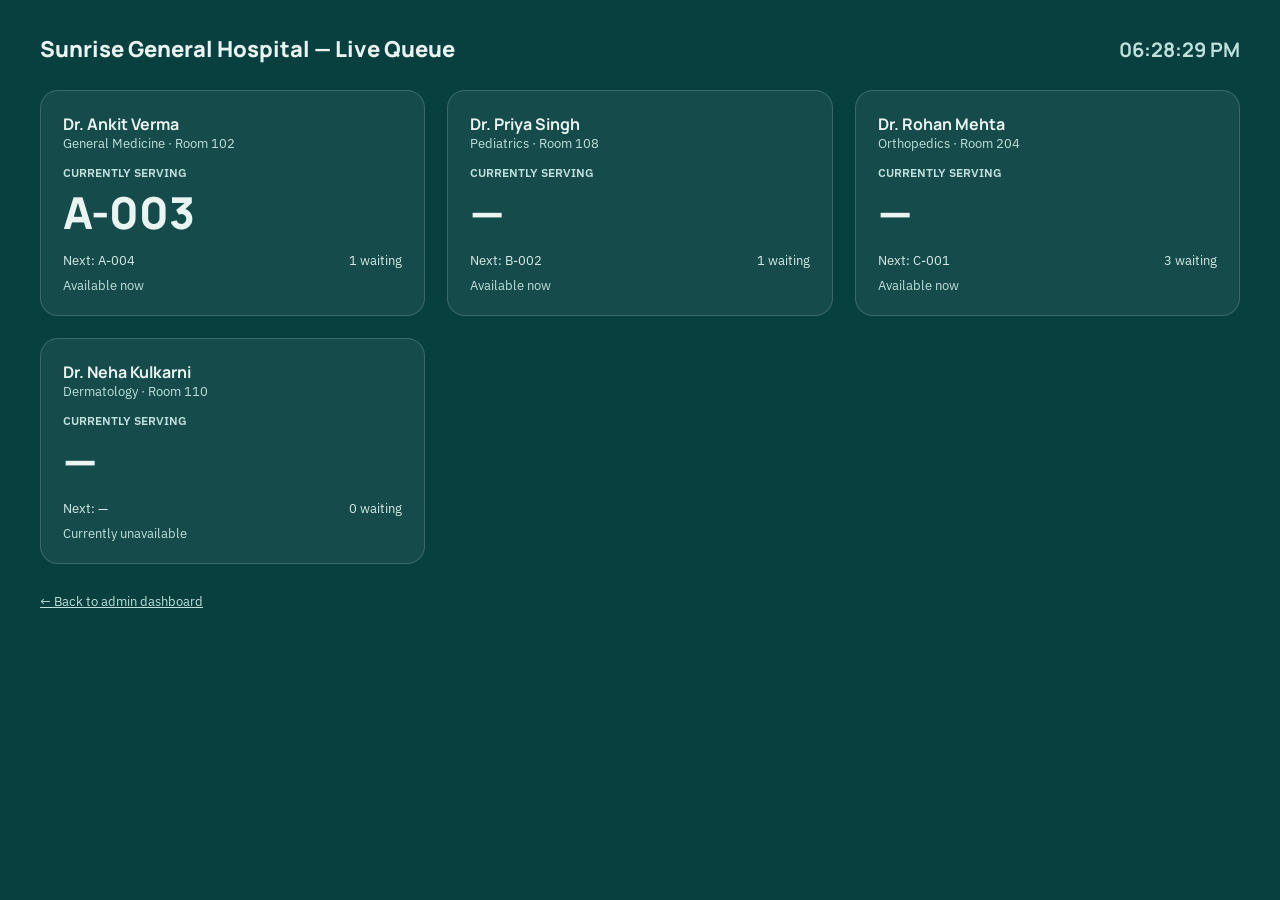
<file: display.html>
<!DOCTYPE html>
<html lang="en">
<head>
<meta charset="UTF-8">
<meta name="viewport" content="width=device-width, initial-scale=1.0">
<title>Live Queue Screen · Hospital Queue Management</title>
<link rel="preconnect" href="https://fonts.googleapis.com">
<link href="https://fonts.googleapis.com/css2?family=Manrope:wght@500;700;800&family=IBM+Plex+Sans:wght@400;500;600&display=swap" rel="stylesheet">
<link rel="stylesheet" href="css/style.css">
</head>
<body>
<div id="tv-mount"></div>

<script src="js/storage.js"></script>
<script src="js/app.js"></script>
<script src="js/display.js"></script>
</body>
</html>
</file>
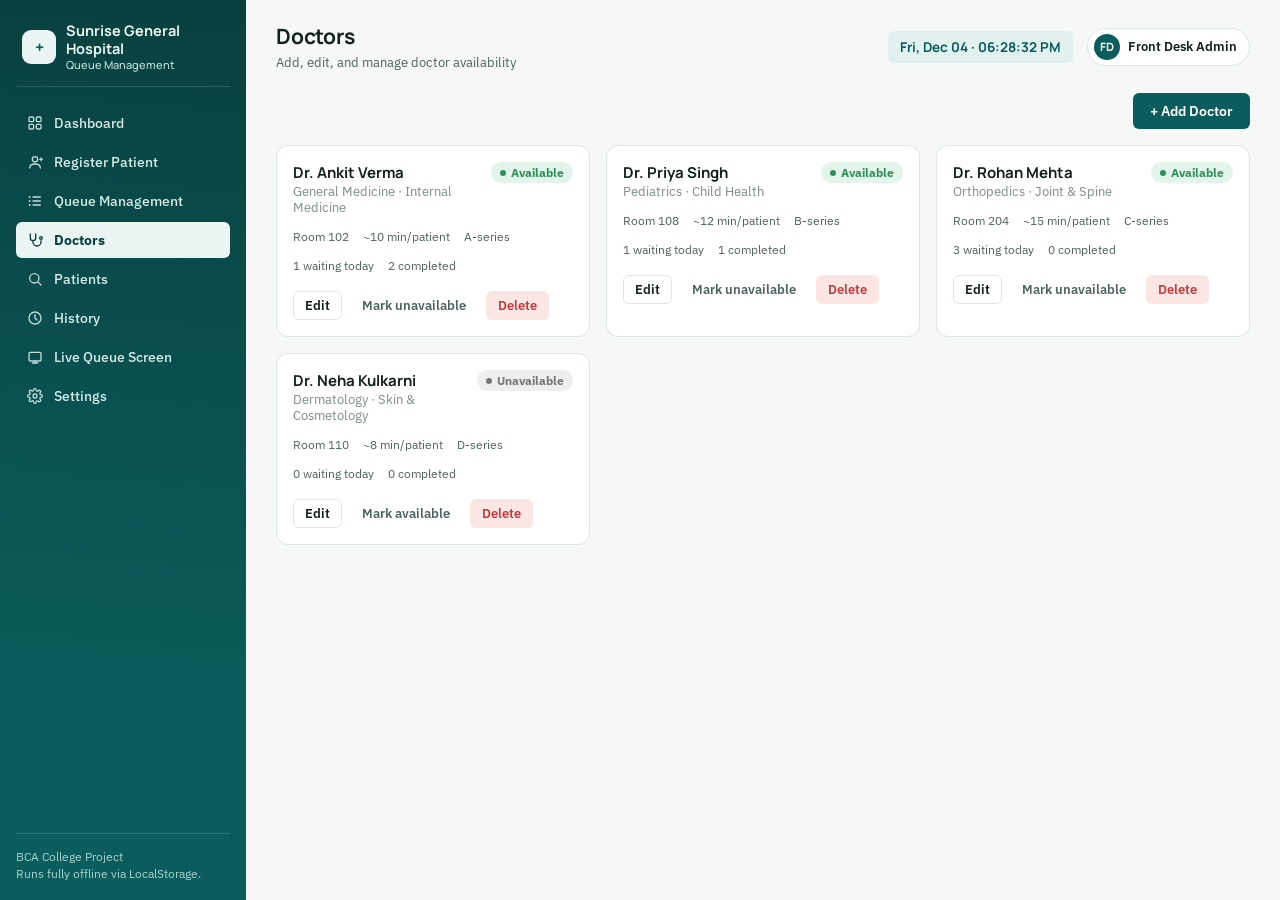
<file: doctors.html>
<!DOCTYPE html>
<html lang="en">
<head>
<meta charset="UTF-8">
<meta name="viewport" content="width=device-width, initial-scale=1.0">
<title>Doctors · Hospital Queue Management</title>
<link rel="preconnect" href="https://fonts.googleapis.com">
<link href="https://fonts.googleapis.com/css2?family=Manrope:wght@500;700;800&family=IBM+Plex+Sans:wght@400;500;600&display=swap" rel="stylesheet">
<link rel="stylesheet" href="css/style.css">
</head>
<body>
<div class="app-shell" id="shell-mount"></div>

<script src="js/storage.js"></script>
<script src="js/app.js"></script>
<script src="js/doctors.js"></script>
</body>
</html>
</file>
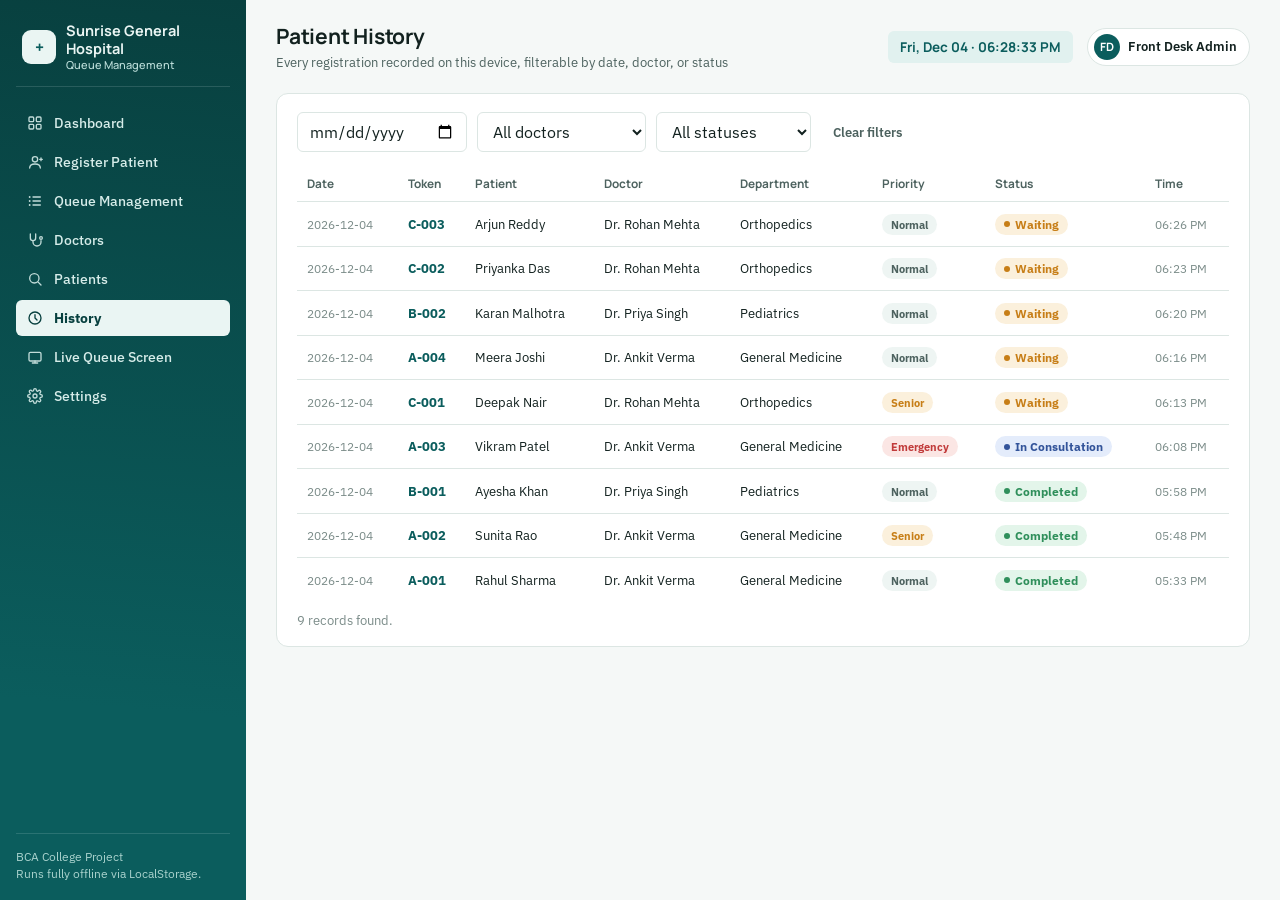
<file: history.html>
<!DOCTYPE html>
<html lang="en">
<head>
<meta charset="UTF-8">
<meta name="viewport" content="width=device-width, initial-scale=1.0">
<title>History · Hospital Queue Management</title>
<link rel="preconnect" href="https://fonts.googleapis.com">
<link href="https://fonts.googleapis.com/css2?family=Manrope:wght@500;700;800&family=IBM+Plex+Sans:wght@400;500;600&display=swap" rel="stylesheet">
<link rel="stylesheet" href="css/style.css">
</head>
<body>
<div class="app-shell" id="shell-mount"></div>

<script src="js/storage.js"></script>
<script src="js/app.js"></script>
<script src="js/history.js"></script>
</body>
</html>
</file>
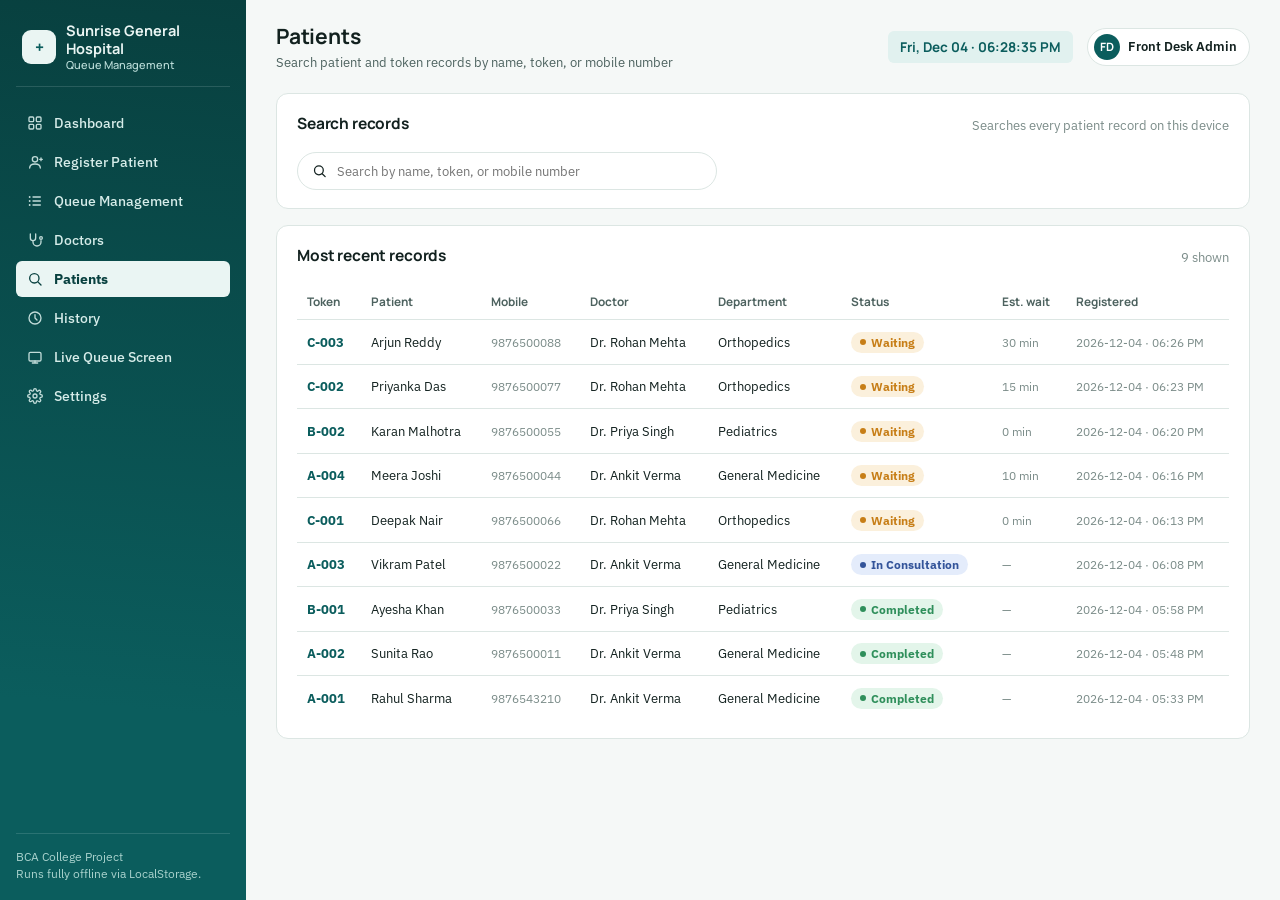
<file: patients.html>
<!DOCTYPE html>
<html lang="en">
<head>
<meta charset="UTF-8">
<meta name="viewport" content="width=device-width, initial-scale=1.0">
<title>Patients · Hospital Queue Management</title>
<link rel="preconnect" href="https://fonts.googleapis.com">
<link href="https://fonts.googleapis.com/css2?family=Manrope:wght@500;700;800&family=IBM+Plex+Sans:wght@400;500;600&display=swap" rel="stylesheet">
<link rel="stylesheet" href="css/style.css">
</head>
<body>
<div class="app-shell" id="shell-mount"></div>

<script src="js/storage.js"></script>
<script src="js/app.js"></script>
<script src="js/patients.js"></script>
</body>
</html>
</file>
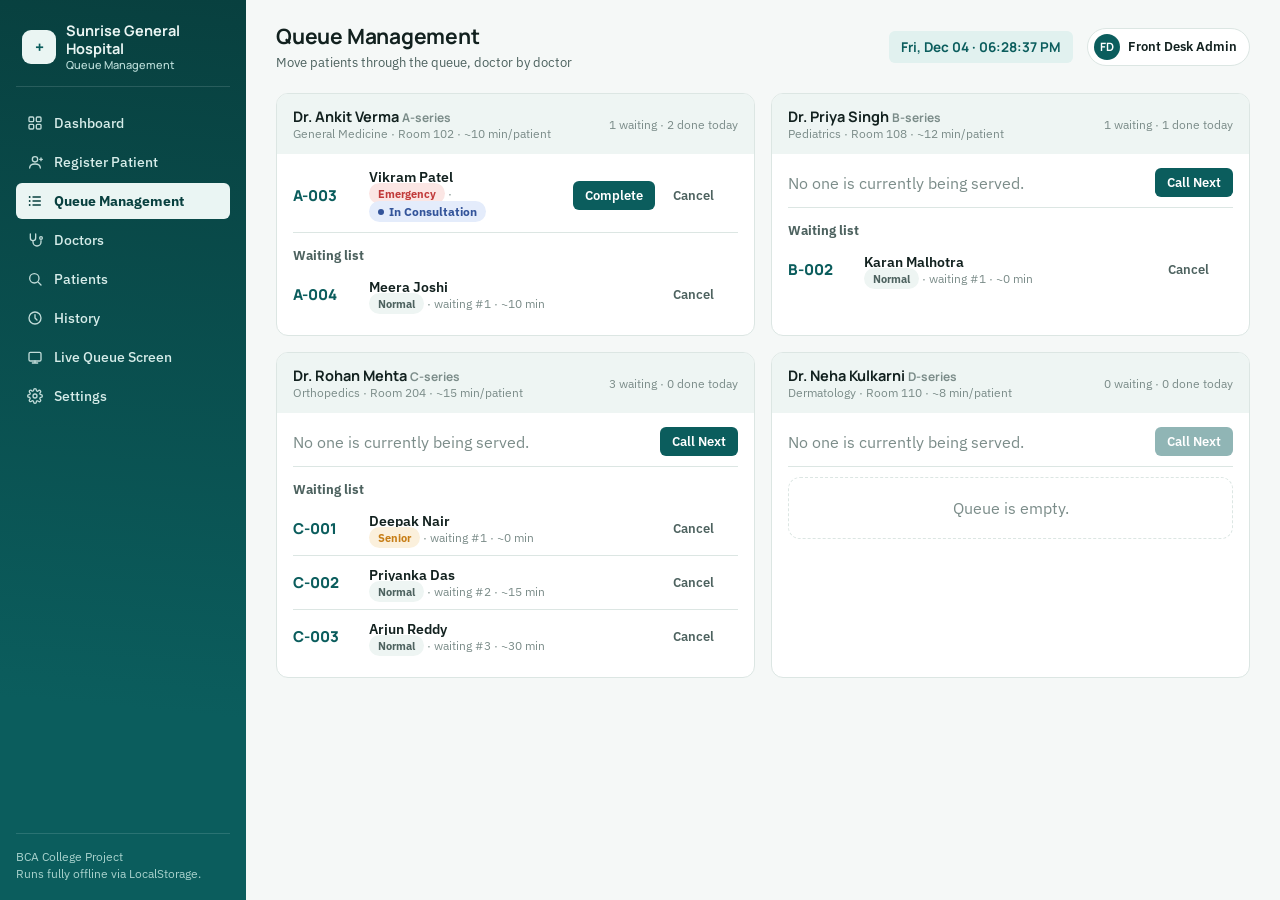
<file: queue.html>
<!DOCTYPE html>
<html lang="en">
<head>
<meta charset="UTF-8">
<meta name="viewport" content="width=device-width, initial-scale=1.0">
<title>Queue Management · Hospital Queue Management</title>
<link rel="preconnect" href="https://fonts.googleapis.com">
<link href="https://fonts.googleapis.com/css2?family=Manrope:wght@500;700;800&family=IBM+Plex+Sans:wght@400;500;600&display=swap" rel="stylesheet">
<link rel="stylesheet" href="css/style.css">
</head>
<body>
<div class="app-shell" id="shell-mount"></div>

<script src="js/storage.js"></script>
<script src="js/app.js"></script>
<script src="js/queue.js"></script>
</body>
</html>
</file>
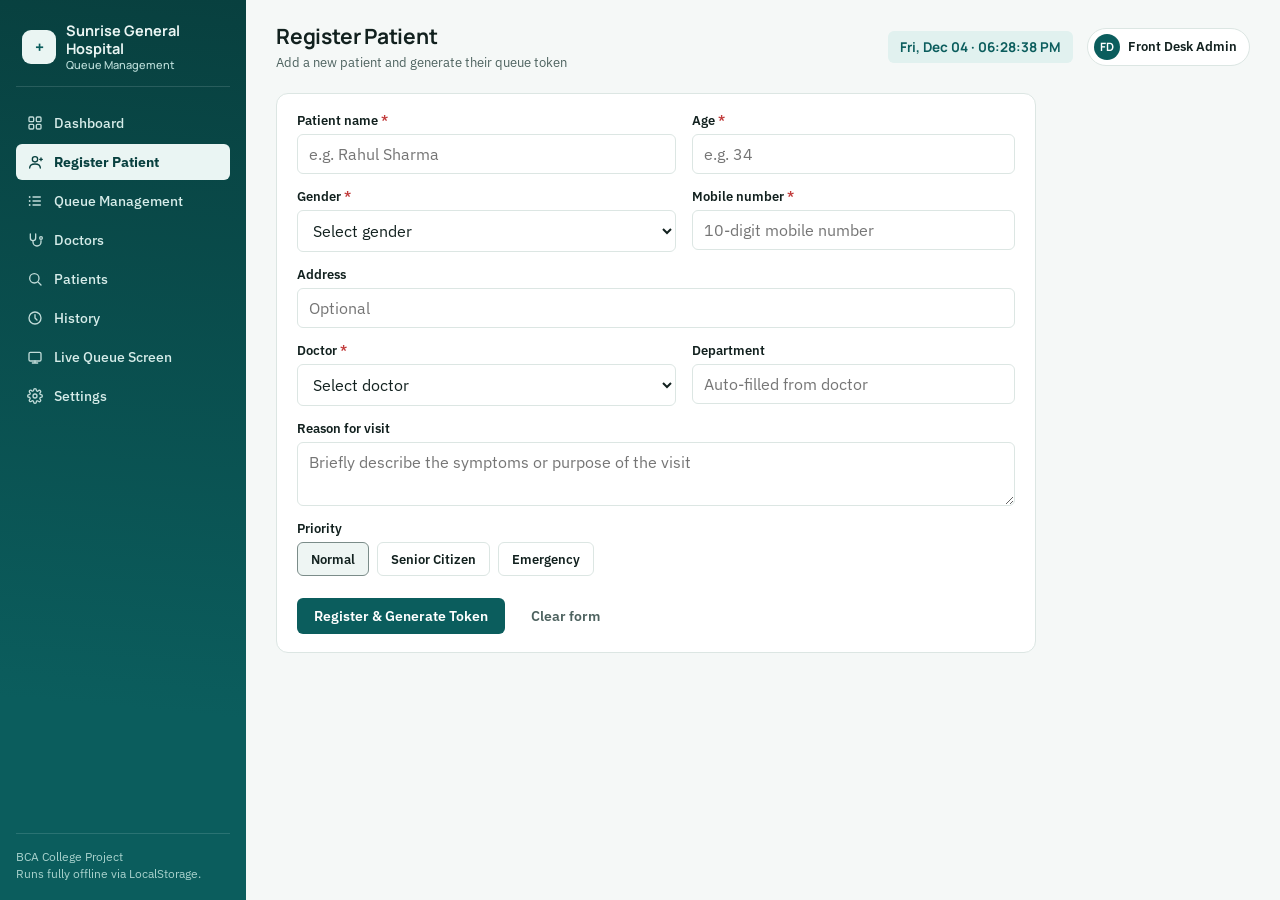
<file: register.html>
<!DOCTYPE html>
<html lang="en">
<head>
<meta charset="UTF-8">
<meta name="viewport" content="width=device-width, initial-scale=1.0">
<title>Register Patient · Hospital Queue Management</title>
<link rel="preconnect" href="https://fonts.googleapis.com">
<link href="https://fonts.googleapis.com/css2?family=Manrope:wght@500;700;800&family=IBM+Plex+Sans:wght@400;500;600&display=swap" rel="stylesheet">
<link rel="stylesheet" href="css/style.css">
</head>
<body>
<div class="app-shell" id="shell-mount"></div>

<script src="js/storage.js"></script>
<script src="js/app.js"></script>
<script src="js/register.js"></script>
</body>
</html>
</file>
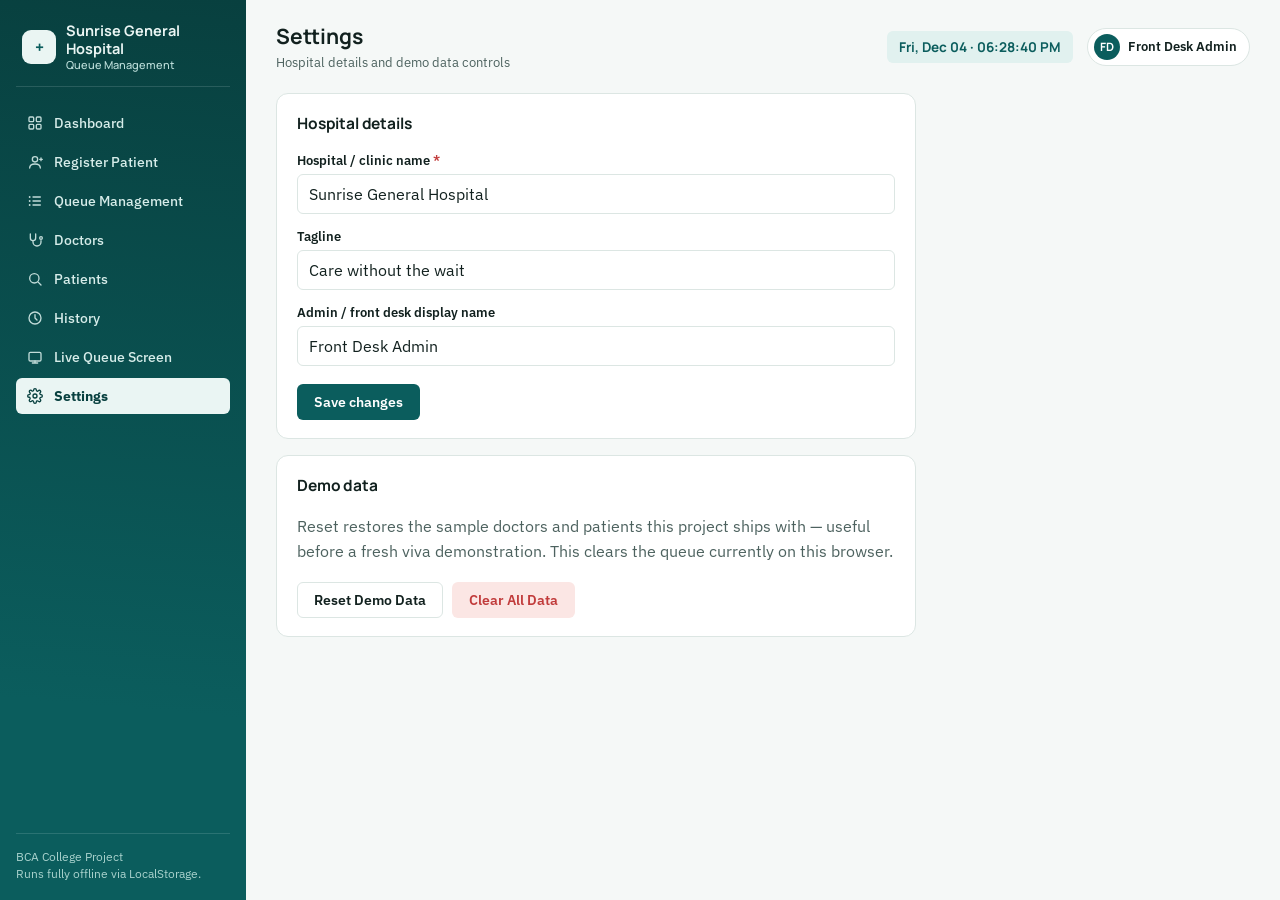
<file: settings.html>
<!DOCTYPE html>
<html lang="en">
<head>
<meta charset="UTF-8">
<meta name="viewport" content="width=device-width, initial-scale=1.0">
<title>Settings · Hospital Queue Management</title>
<link rel="preconnect" href="https://fonts.googleapis.com">
<link href="https://fonts.googleapis.com/css2?family=Manrope:wght@500;700;800&family=IBM+Plex+Sans:wght@400;500;600&display=swap" rel="stylesheet">
<link rel="stylesheet" href="css/style.css">
</head>
<body>
<div class="app-shell" id="shell-mount"></div>

<script src="js/storage.js"></script>
<script src="js/app.js"></script>
<script src="js/settings.js"></script>
</body>
</html>
</file>
<file: css/style.css>
/* ==========================================================================
   Hospital Queue Management System — stylesheet
   Palette: clinical teal + warm coral/amber for priority signals.
   Type: Manrope (headings/UI) + IBM Plex Sans (body/data).
   ========================================================================== */

:root {
  --ink: #12211F;
  --ink-soft: #4D625F;
  --line: #DCE6E3;
  --bg: #F5F8F7;
  --surface: #FFFFFF;
  --surface-tint: #EEF5F3;

  --teal-900: #08403F;
  --teal-700: #0B5D5D;
  --teal-500: #147A78;
  --teal-100: #E1F1EF;

  --amber-600: #C77E17;
  --amber-100: #FBF0DC;

  --coral-600: #C13B3B;
  --coral-100: #FBE6E4;

  --ok-600: #2F8F5B;
  --ok-100: #E3F5EA;

  --slate-500: #7B8C89;

  --radius-sm: 6px;
  --radius-md: 12px;
  --radius-lg: 20px;
  --shadow-1: 0 1px 2px rgba(18, 33, 31, 0.06);
  --shadow-2: 0 8px 24px -12px rgba(8, 64, 63, 0.25);

  --font-head: 'Manrope', system-ui, sans-serif;
  --font-body: 'IBM Plex Sans', system-ui, sans-serif;
}

* { box-sizing: border-box; }
html, body { height: 100%; }
body {
  margin: 0;
  font-family: var(--font-body);
  color: var(--ink);
  background: var(--bg);
  -webkit-font-smoothing: antialiased;
}
h1, h2, h3, h4, .font-head { font-family: var(--font-head); }
h1, h2, h3, h4 { margin: 0 0 4px; font-weight: 700; letter-spacing: -0.01em; }
p { margin: 0 0 8px; color: var(--ink-soft); line-height: 1.55; }
a { color: var(--teal-700); }
::selection { background: var(--teal-100); }

button, input, select, textarea { font-family: inherit; font-size: inherit; color: inherit; }
button { cursor: pointer; }

/* ---------- App shell ---------------------------------------------------- */
.app-shell {
  display: grid;
  grid-template-columns: 246px 1fr;
  min-height: 100vh;
}

.sidebar-scrim { display: none; }

.sidebar {
  background: linear-gradient(185deg, var(--teal-900), var(--teal-700) 78%);
  color: #EAF5F3;
  padding: 22px 16px 18px;
  display: flex;
  flex-direction: column;
  gap: 18px;
  position: sticky;
  top: 0;
  height: 100vh;
}
.sidebar .brand {
  display: flex;
  align-items: center;
  gap: 10px;
  padding: 0 6px 14px;
  border-bottom: 1px solid rgba(234, 245, 243, 0.14);
}
.sidebar .brand .mark {
  width: 34px; height: 34px;
  border-radius: 9px;
  background: #EAF5F3;
  color: var(--teal-700);
  display: flex; align-items: center; justify-content: center;
  font-family: var(--font-head); font-weight: 800; font-size: 16px;
  flex: none;
}
.sidebar .brand .name { font-family: var(--font-head); font-weight: 700; font-size: 14.5px; line-height: 1.25; }
.sidebar .brand .name small { display: block; font-weight: 500; font-size: 11px; color: #BFE0DC; }

.nav-group { display: flex; flex-direction: column; gap: 3px; }
.nav-link {
  display: flex; align-items: center; gap: 11px;
  padding: 9px 11px;
  border-radius: var(--radius-sm);
  color: #D6ECE9;
  text-decoration: none;
  font-size: 13.6px;
  font-weight: 500;
  transition: background 0.15s ease, color 0.15s ease;
}
.nav-link svg { flex: none; opacity: 0.9; }
.nav-link:hover { background: rgba(234, 245, 243, 0.10); color: #fff; }
.nav-link.active { background: #EAF5F3; color: var(--teal-900); font-weight: 700; }
.nav-link.active svg { opacity: 1; }

.sidebar-foot {
  margin-top: auto;
  padding-top: 14px;
  border-top: 1px solid rgba(234, 245, 243, 0.14);
  font-size: 11.5px;
  color: #A9D2CD;
  line-height: 1.5;
}

.main {
  min-width: 0;
  padding: 22px 30px 40px;
}

.topbar {
  display: flex;
  align-items: center;
  justify-content: space-between;
  gap: 16px;
  margin-bottom: 22px;
  flex-wrap: wrap;
}
.topbar .titles h1 { font-size: 21px; }
.topbar .titles .sub { font-size: 13px; color: var(--ink-soft); }
.topbar .right { display: flex; align-items: center; gap: 14px; }
.clock {
  font-family: var(--font-head);
  font-weight: 700;
  font-size: 13.5px;
  color: var(--teal-700);
  background: var(--teal-100);
  padding: 7px 12px;
  border-radius: var(--radius-sm);
  white-space: nowrap;
}
.admin-chip {
  display: flex; align-items: center; gap: 8px;
  padding: 5px 12px 5px 6px;
  border: 1px solid var(--line);
  background: var(--surface);
  border-radius: 999px;
  font-size: 13px;
  font-weight: 600;
}
.admin-chip .avatar {
  width: 26px; height: 26px; border-radius: 50%;
  background: var(--teal-700); color: #fff;
  display: flex; align-items: center; justify-content: center;
  font-size: 11.5px; font-weight: 700; font-family: var(--font-head);
}

/* ---------- Buttons ------------------------------------------------------- */
.btn {
  display: inline-flex; align-items: center; justify-content: center; gap: 7px;
  padding: 9px 16px;
  border-radius: var(--radius-sm);
  border: 1px solid transparent;
  font-weight: 600;
  font-size: 13.6px;
  text-decoration: none;
  transition: transform 0.08s ease, box-shadow 0.15s ease, background 0.15s ease;
  line-height: 1.2;
}
.btn:active { transform: translateY(1px); }
.btn-primary { background: var(--teal-700); color: #fff; }
.btn-primary:hover { background: var(--teal-900); }
.btn-outline { background: var(--surface); border-color: var(--line); color: var(--ink); }
.btn-outline:hover { border-color: var(--teal-500); color: var(--teal-700); }
.btn-ghost { background: transparent; color: var(--ink-soft); }
.btn-ghost:hover { background: var(--surface-tint); color: var(--ink); }
.btn-danger { background: var(--coral-100); color: var(--coral-600); }
.btn-danger:hover { background: #F6D3D1; }
.btn-sm { padding: 6px 11px; font-size: 12.5px; }
.btn-block { width: 100%; }
.btn[disabled] { opacity: 0.45; cursor: not-allowed; }

/* ---------- Cards & panels -------------------------------------------------- */
.panel {
  background: var(--surface);
  border: 1px solid var(--line);
  border-radius: var(--radius-md);
  padding: 18px 20px;
}
.panel + .panel { margin-top: 16px; }
.panel-head {
  display: flex; align-items: center; justify-content: space-between;
  margin-bottom: 14px; gap: 10px; flex-wrap: wrap;
}
.panel-head h2 { font-size: 15.5px; }
.panel-head .hint { font-size: 12.5px; color: var(--slate-500); }

.grid { display: grid; gap: 16px; }
.grid-4 { grid-template-columns: repeat(4, 1fr); }
.grid-3 { grid-template-columns: repeat(3, 1fr); }
.grid-2 { grid-template-columns: repeat(2, 1fr); }
@media (max-width: 1100px) { .grid-4 { grid-template-columns: repeat(2, 1fr); } .grid-3 { grid-template-columns: repeat(2,1fr);} }
@media (max-width: 640px) { .grid-4, .grid-3, .grid-2 { grid-template-columns: 1fr; } }

.stat-card {
  background: var(--surface);
  border: 1px solid var(--line);
  border-radius: var(--radius-md);
  padding: 16px 18px;
  position: relative;
  overflow: hidden;
}
.stat-card .label { font-size: 12.3px; color: var(--slate-500); font-weight: 600; text-transform: none; }
.stat-card .value { font-family: var(--font-head); font-size: 28px; font-weight: 800; margin-top: 6px; color: var(--ink); }
.stat-card .delta { font-size: 12px; color: var(--teal-700); margin-top: 4px; }
.stat-card.accent-teal { border-color: var(--teal-500); background: linear-gradient(180deg, var(--teal-100), var(--surface) 60%); }
.stat-card.accent-amber { background: linear-gradient(180deg, var(--amber-100), var(--surface) 60%); }
.stat-card.accent-coral { background: linear-gradient(180deg, var(--coral-100), var(--surface) 60%); }

/* ---------- Now-serving hero ------------------------------------------------ */
.serving-hero {
  background: linear-gradient(135deg, var(--teal-900), var(--teal-700));
  color: #EAF5F3;
  border-radius: var(--radius-lg);
  padding: 26px 28px;
  display: grid;
  grid-template-columns: 1fr auto;
  gap: 18px;
  align-items: center;
}
.serving-hero .eyebrow { font-size: 12.5px; color: #BFE0DC; font-weight: 600; margin-bottom: 6px; }
.serving-hero .token-num { font-family: var(--font-head); font-size: 58px; font-weight: 800; line-height: 1; letter-spacing: -0.01em; }
.serving-hero .meta { margin-top: 8px; font-size: 14.5px; color: #D6ECE9; }
.serving-hero .side { text-align: right; }
.serving-hero .side .next-label { font-size: 12px; color: #BFE0DC; }
.serving-hero .side .next-token { font-family: var(--font-head); font-size: 24px; font-weight: 700; }
.serving-hero .side .waiting-count { margin-top: 10px; font-size: 12.5px; color: #D6ECE9; }

/* ---------- Current-token strip (compact "now serving" tiles) -------------- */
.serving-strip { display: grid; grid-template-columns: repeat(auto-fit, minmax(230px, 1fr)); gap: 14px; }
.serving-tile {
  border: 1px solid var(--line); border-radius: var(--radius-md);
  background: var(--surface); padding: 15px 16px;
}
.serving-tile .doc-line { display: flex; justify-content: space-between; align-items: baseline; }
.serving-tile .doc-name { font-size: 12.6px; font-weight: 700; color: var(--ink-soft); }
.serving-tile .doc-room { font-size: 11.3px; color: var(--slate-500); }
.serving-tile .tile-token { font-family: var(--font-head); font-size: 32px; font-weight: 800; color: var(--teal-700); margin: 6px 0 2px; }
.serving-tile .tile-token.is-idle { color: var(--slate-500); font-size: 20px; }
.serving-tile .tile-foot { display: flex; justify-content: space-between; font-size: 11.6px; color: var(--slate-500); margin-top: 6px; }

/* ---------- Tables --------------------------------------------------------- */
.table-wrap { overflow-x: auto; }
table.data-table { width: 100%; border-collapse: collapse; font-size: 13.4px; }
.data-table th {
  text-align: left; font-family: var(--font-head); font-weight: 700; font-size: 11.8px;
  color: var(--ink-soft); padding: 9px 10px; border-bottom: 1px solid var(--line);
  white-space: nowrap;
}
.data-table td { padding: 11px 10px; border-bottom: 1px solid var(--line); vertical-align: middle; }
.data-table tr:last-child td { border-bottom: none; }
.data-table tr:hover td { background: var(--surface-tint); }
.data-table .muted { color: var(--slate-500); font-size: 12.3px; }
.empty-row td { text-align: center; padding: 28px 10px; color: var(--slate-500); }

/* ---------- Badges ---------------------------------------------------------- */
.badge {
  display: inline-flex; align-items: center; gap: 5px;
  padding: 3px 9px; border-radius: 999px;
  font-size: 11.6px; font-weight: 700;
}
.badge-dot { width: 6px; height: 6px; border-radius: 50%; }
.badge-waiting { background: var(--amber-100); color: var(--amber-600); }
.badge-waiting .badge-dot { background: var(--amber-600); }
.badge-called { background: var(--teal-100); color: var(--teal-700); }
.badge-called .badge-dot { background: var(--teal-700); }
.badge-consult { background: #E4ECFB; color: #33549A; }
.badge-consult .badge-dot { background: #33549A; }
.badge-completed { background: var(--ok-100); color: var(--ok-600); }
.badge-completed .badge-dot { background: var(--ok-600); }
.badge-cancelled { background: #EEE; color: #767676; }
.badge-cancelled .badge-dot { background: #767676; }

.pill-priority { padding: 3px 9px; border-radius: 999px; font-size: 11.3px; font-weight: 700; }
.pill-Normal { background: var(--surface-tint); color: var(--ink-soft); }
.pill-Senior { background: var(--amber-100); color: var(--amber-600); }
.pill-Emergency { background: var(--coral-100); color: var(--coral-600); }

.dot-available { color: var(--ok-600); }
.dot-unavailable { color: var(--slate-500); }

/* ---------- Forms ------------------------------------------------------------ */
.form-grid { display: grid; grid-template-columns: 1fr 1fr; gap: 14px 16px; }
.form-grid .span-2 { grid-column: 1 / -1; }
@media (max-width: 720px) { .form-grid { grid-template-columns: 1fr; } }

.field { display: flex; flex-direction: column; gap: 6px; }
.field label { font-size: 12.6px; font-weight: 600; color: var(--ink); }
.field .req { color: var(--coral-600); }
.field input, .field select, .field textarea {
  padding: 9px 11px;
  border: 1px solid var(--line);
  border-radius: var(--radius-sm);
  background: var(--surface);
  outline: none;
  transition: border-color 0.15s ease, box-shadow 0.15s ease;
}
.field input:focus, .field select:focus, .field textarea:focus {
  border-color: var(--teal-500);
  box-shadow: 0 0 0 3px var(--teal-100);
}
.field textarea { resize: vertical; min-height: 64px; }
.field .error-text { display: none; font-size: 11.8px; color: var(--coral-600); }
.field.has-error input, .field.has-error select, .field.has-error textarea { border-color: var(--coral-600); }
.field.has-error .error-text { display: block; }

.priority-choices { display: flex; gap: 8px; flex-wrap: wrap; }
.priority-choice {
  border: 1px solid var(--line); border-radius: var(--radius-sm);
  padding: 8px 13px; font-size: 13px; font-weight: 600; cursor: pointer;
  background: var(--surface); color: var(--ink-soft);
  display: flex; align-items: center; gap: 6px;
}
.priority-choice input { display: none; }
.priority-choice.sel-Normal.is-selected { border-color: var(--slate-500); background: var(--surface-tint); color: var(--ink); }
.priority-choice.sel-Senior.is-selected { border-color: var(--amber-600); background: var(--amber-100); color: var(--amber-600); }
.priority-choice.sel-Emergency.is-selected { border-color: var(--coral-600); background: var(--coral-100); color: var(--coral-600); }

/* ---------- Token ticket ----------------------------------------------------- */
.ticket-wrap { display: flex; justify-content: center; padding: 8px 0 4px; }
.ticket {
  width: 320px;
  background: var(--surface);
  border: 1.5px dashed var(--teal-500);
  border-radius: 16px;
  padding: 22px 22px 18px;
  position: relative;
  text-align: center;
}
.ticket .hosp { font-size: 11.5px; letter-spacing: 0.03em; color: var(--slate-500); font-weight: 600; }
.ticket .label { font-size: 11.5px; color: var(--slate-500); margin-top: 10px; font-weight: 600; }
.ticket .big-token { font-family: var(--font-head); font-size: 46px; font-weight: 800; color: var(--teal-700); margin: 4px 0 10px; }
.ticket hr { border: none; border-top: 1px dashed var(--line); margin: 12px 0; }
.ticket .row { display: flex; justify-content: space-between; font-size: 12.8px; padding: 3px 0; text-align: left; }
.ticket .row span:first-child { color: var(--slate-500); }
.ticket .row span:last-child { font-weight: 600; text-align: right; }
.ticket .wait-callout {
  margin-top: 12px; background: var(--teal-100); color: var(--teal-900);
  border-radius: var(--radius-sm); padding: 9px; font-size: 13px; font-weight: 700;
}

/* ---------- Toast ------------------------------------------------------------- */
#toast-stack {
  position: fixed; right: 20px; bottom: 20px; z-index: 900;
  display: flex; flex-direction: column; gap: 9px; align-items: flex-end;
}
.toast {
  background: var(--ink); color: #fff;
  padding: 11px 16px; border-radius: var(--radius-sm);
  font-size: 13.3px; font-weight: 500;
  box-shadow: var(--shadow-2);
  display: flex; align-items: center; gap: 9px;
  animation: toast-in 0.2s ease;
  max-width: 320px;
}
.toast.toast-success { background: var(--teal-900); }
.toast.toast-error { background: #7A2A2A; }
@keyframes toast-in { from { opacity: 0; transform: translateY(8px); } to { opacity: 1; transform: translateY(0); } }

/* ---------- Modal --------------------------------------------------------------- */
.modal-backdrop {
  position: fixed; inset: 0; background: rgba(18, 33, 31, 0.45);
  display: none; align-items: center; justify-content: center; z-index: 950; padding: 20px;
}
.modal-backdrop.open { display: flex; }
.modal-box {
  background: var(--surface); border-radius: var(--radius-md);
  width: 100%; max-width: 460px; padding: 22px;
  box-shadow: var(--shadow-2);
}
.modal-box h3 { font-size: 16.5px; margin-bottom: 6px; }
.modal-actions { display: flex; justify-content: flex-end; gap: 9px; margin-top: 18px; }

/* ---------- Misc ------------------------------------------------------------------ */
.section-title { font-size: 13px; text-transform: none; color: var(--ink-soft); font-weight: 700; margin: 22px 0 10px; }
.muted { color: var(--slate-500); }
.divider { border: none; border-top: 1px solid var(--line); margin: 18px 0; }
.searchbox {
  display: flex; align-items: center; gap: 8px;
  border: 1px solid var(--line); border-radius: 999px;
  padding: 8px 14px; background: var(--surface); min-width: 220px;
}
.searchbox input { border: none; outline: none; background: transparent; width: 100%; font-size: 13.4px; }
.empty-state {
  text-align: center; padding: 40px 20px; color: var(--slate-500);
  border: 1px dashed var(--line); border-radius: var(--radius-md);
}
.empty-state .icon { font-size: 28px; margin-bottom: 8px; }

.filters-row { display: flex; gap: 10px; flex-wrap: wrap; margin-bottom: 14px; }
.filters-row select, .filters-row input[type=date] {
  padding: 8px 11px; border: 1px solid var(--line); border-radius: var(--radius-sm); background: var(--surface);
}

.doctor-card {
  border: 1px solid var(--line); border-radius: var(--radius-md); padding: 16px;
  background: var(--surface); display: flex; flex-direction: column; gap: 8px;
}
.doctor-card .top { display: flex; justify-content: space-between; align-items: flex-start; }
.doctor-card .name { font-family: var(--font-head); font-weight: 700; font-size: 15px; }
.doctor-card .dept { font-size: 12.6px; color: var(--slate-500); }
.doctor-card .stats { display: flex; gap: 14px; margin-top: 6px; font-size: 12px; color: var(--ink-soft); }
.doctor-card .actions { display: flex; gap: 8px; margin-top: 10px; }

.queue-card { border: 1px solid var(--line); border-radius: var(--radius-md); background: var(--surface); overflow: hidden; }
.queue-card .qhead {
  padding: 13px 16px; background: var(--surface-tint);
  display: flex; justify-content: space-between; align-items: center; flex-wrap: wrap; gap: 8px;
}
.queue-card .qhead .name { font-family: var(--font-head); font-weight: 700; font-size: 14.5px; }
.queue-card .qhead .dept { font-size: 12px; color: var(--slate-500); }
.queue-card .qbody { padding: 4px 16px 14px; }
.queue-row {
  display: grid; grid-template-columns: 64px 1fr auto auto; align-items: center; gap: 12px;
  padding: 10px 0; border-bottom: 1px solid var(--line);
}
.queue-row:last-child { border-bottom: none; }
.queue-row .tok { font-family: var(--font-head); font-weight: 800; color: var(--teal-700); font-size: 15px; }
.queue-row .who { font-weight: 600; font-size: 13.6px; }
.queue-row .sub { font-size: 11.8px; color: var(--slate-500); }
.queue-row .actions { display: flex; gap: 6px; }

/* ---------- Display / TV screen ----------------------------------------------------- */
.tv-body { background: var(--teal-900); min-height: 100vh; color: #EAF5F3; padding: 34px 40px; }
.tv-head { display: flex; justify-content: space-between; align-items: center; margin-bottom: 26px; }
.tv-head .hosp { font-family: var(--font-head); font-size: 22px; font-weight: 800; }
.tv-head .time { font-family: var(--font-head); font-size: 20px; font-weight: 700; color: #BFE0DC; }
.tv-grid { display: grid; grid-template-columns: repeat(auto-fit, minmax(300px, 1fr)); gap: 22px; }
.tv-card { background: rgba(234, 245, 243, 0.06); border: 1px solid rgba(234, 245, 243, 0.18); border-radius: 18px; padding: 22px; }
.tv-card .doc { font-family: var(--font-head); font-weight: 700; font-size: 16px; }
.tv-card .dept { font-size: 12.5px; color: #BFE0DC; margin-bottom: 14px; }
.tv-card .serving-label { font-size: 11.5px; color: #BFE0DC; font-weight: 600; }
.tv-card .serving-token { font-family: var(--font-head); font-size: 44px; font-weight: 800; margin: 2px 0 10px; }
.tv-card .next-line { font-size: 13px; color: #D6ECE9; display: flex; justify-content: space-between; }
.tv-card .waiting-line { font-size: 12.5px; color: #BFE0DC; margin-top: 8px; }

/* ---------- Print ---------------------------------------------------------------------- */
@media print {
  body * { visibility: hidden; }
  #print-ticket, #print-ticket * { visibility: visible; }
  #print-ticket { position: absolute; top: 0; left: 0; width: 100%; }
}

/* ---------- Responsive shell ------------------------------------------------------------- */
.nav-toggle { display: none; }
@media (max-width: 900px) {
  .app-shell { grid-template-columns: 1fr; }
  .sidebar {
    position: fixed; z-index: 800; left: 0; top: 0; width: 240px;
    transform: translateX(-100%); transition: transform 0.2s ease;
  }
  .sidebar.open { transform: translateX(0); }
  .main { padding: 16px 16px 40px; }
  .nav-toggle {
    display: inline-flex; align-items: center; justify-content: center;
    width: 36px; height: 36px; border-radius: var(--radius-sm);
    border: 1px solid var(--line); background: var(--surface); margin-right: 4px;
  }
  .sidebar-scrim { display: none; position: fixed; inset: 0; background: rgba(0,0,0,0.35); z-index: 790; }
  .sidebar-scrim.open { display: block; }
}
</file>
